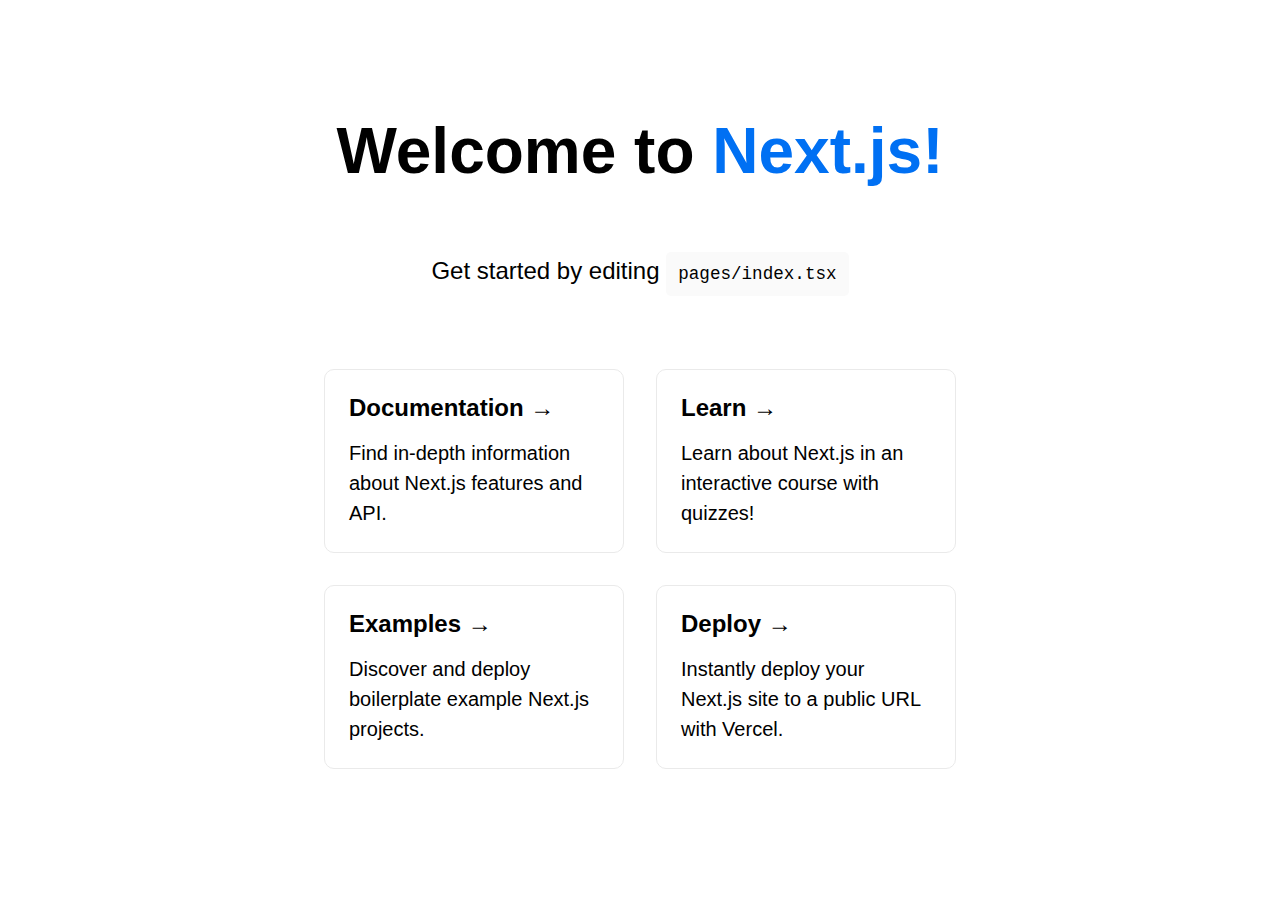
<file: index.html>
<!DOCTYPE html><html><head><meta name="viewport" content="width=device-width"/><meta charSet="utf-8"/><title>Albert Liu</title><meta name="description" content="Albert Liu&#x27;s personal website"/><link rel="icon" href="/favicon.ico"/><meta name="next-head-count" content="5"/><link rel="preload" href="/_next/static/css/d8fac0efef2aa535.css" as="style"/><link rel="stylesheet" href="/_next/static/css/d8fac0efef2aa535.css" data-n-g=""/><link rel="preload" href="/_next/static/css/0cefdd537381aa58.css" as="style"/><link rel="stylesheet" href="/_next/static/css/0cefdd537381aa58.css" data-n-p=""/><noscript data-n-css=""></noscript><script defer="" nomodule="" src="/_next/static/chunks/polyfills-5cd94c89d3acac5f.js"></script><script src="/_next/static/chunks/webpack-514908bffb652963.js" defer=""></script><script src="/_next/static/chunks/framework-6e4ba497ae0c8a3f.js" defer=""></script><script src="/_next/static/chunks/main-7a5ae73f0e3e91d3.js" defer=""></script><script src="/_next/static/chunks/pages/_app-fbcc7aae41f21c69.js" defer=""></script><script src="/_next/static/chunks/pages/index-b2cfb25aedf62e67.js" defer=""></script><script src="/_next/static/Y1L5hrNbNovu6uF1h3qoB/_buildManifest.js" defer=""></script><script src="/_next/static/Y1L5hrNbNovu6uF1h3qoB/_ssgManifest.js" defer=""></script><script src="/_next/static/Y1L5hrNbNovu6uF1h3qoB/_middlewareManifest.js" defer=""></script></head><body><div id="__next"><div class="Home_container__9RX4S"><main class="Home_main__9hM_Z"><h1 class="Home_title__FUNyM">Welcome to <a href="https://nextjs.org">Next.js!</a></h1><p class="Home_description__AWf2a">Get started by editing<!-- --> <code class="Home_code__rWruO">pages/index.tsx</code></p><div class="Home_grid__xXmjF"><a href="https://nextjs.org/docs" class="Home_card__6jp8n"><h2>Documentation →</h2><p>Find in-depth information about Next.js features and API.</p></a><a href="https://nextjs.org/learn" class="Home_card__6jp8n"><h2>Learn →</h2><p>Learn about Next.js in an interactive course with quizzes!</p></a><a href="https://github.com/vercel/next.js/tree/master/examples" class="Home_card__6jp8n"><h2>Examples →</h2><p>Discover and deploy boilerplate example Next.js projects.</p></a><a href="https://vercel.com/new?utm_source=create-next-app&amp;utm_medium=default-template&amp;utm_campaign=create-next-app" class="Home_card__6jp8n"><h2>Deploy →</h2><p>Instantly deploy your Next.js site to a public URL with Vercel.</p></a></div></main></div></div><script id="__NEXT_DATA__" type="application/json">{"props":{"pageProps":{}},"page":"/","query":{},"buildId":"Y1L5hrNbNovu6uF1h3qoB","nextExport":true,"autoExport":true,"isFallback":false,"scriptLoader":[]}</script></body></html>
</file>
<file: _next/static/css/d8fac0efef2aa535.css>
body,html{font-family:-apple-system,BlinkMacSystemFont,Segoe UI,Roboto,Oxygen,Ubuntu,Cantarell,Fira Sans,Droid Sans,Helvetica Neue,sans-serif}a{color:inherit;text-decoration:none}*{padding:0;margin:0;box-sizing:border-box}
</file>
<file: _next/static/css/0cefdd537381aa58.css>
.Home_container__9RX4S{padding:0 2rem}.Home_main__9hM_Z{min-height:100vh;padding:4rem 0;flex:1 1;flex-direction:column}.Home_footer__upoGY,.Home_main__9hM_Z{display:flex;justify-content:center;align-items:center}.Home_footer__upoGY{flex:1 1;padding:2rem 0;border-top:1px solid #eaeaea}.Home_footer__upoGY a{display:flex;justify-content:center;align-items:center;flex-grow:1}.Home_title__FUNyM a{color:#0070f3;text-decoration:none}.Home_title__FUNyM a:active,.Home_title__FUNyM a:focus,.Home_title__FUNyM a:hover{text-decoration:underline}.Home_title__FUNyM{margin:0;line-height:1.15;font-size:4rem}.Home_description__AWf2a,.Home_title__FUNyM{text-align:center}.Home_description__AWf2a{margin:4rem 0;line-height:1.5;font-size:1.5rem}.Home_code__rWruO{background:#fafafa;border-radius:5px;padding:.75rem;font-size:1.1rem;font-family:Menlo,Monaco,Lucida Console,Liberation Mono,DejaVu Sans Mono,Bitstream Vera Sans Mono,Courier New,monospace}.Home_grid__xXmjF{display:flex;align-items:center;justify-content:center;flex-wrap:wrap;max-width:800px}.Home_card__6jp8n{margin:1rem;padding:1.5rem;text-align:left;color:inherit;text-decoration:none;border:1px solid #eaeaea;border-radius:10px;transition:color .15s ease,border-color .15s ease;max-width:300px}.Home_card__6jp8n:active,.Home_card__6jp8n:focus,.Home_card__6jp8n:hover{color:#0070f3;border-color:#0070f3}.Home_card__6jp8n h2{margin:0 0 1rem;font-size:1.5rem}.Home_card__6jp8n p{margin:0;font-size:1.25rem;line-height:1.5}.Home_logo__OW5gK{height:1em;margin-left:.5rem}@media (max-width:600px){.Home_grid__xXmjF{width:100%;flex-direction:column}}
</file>
